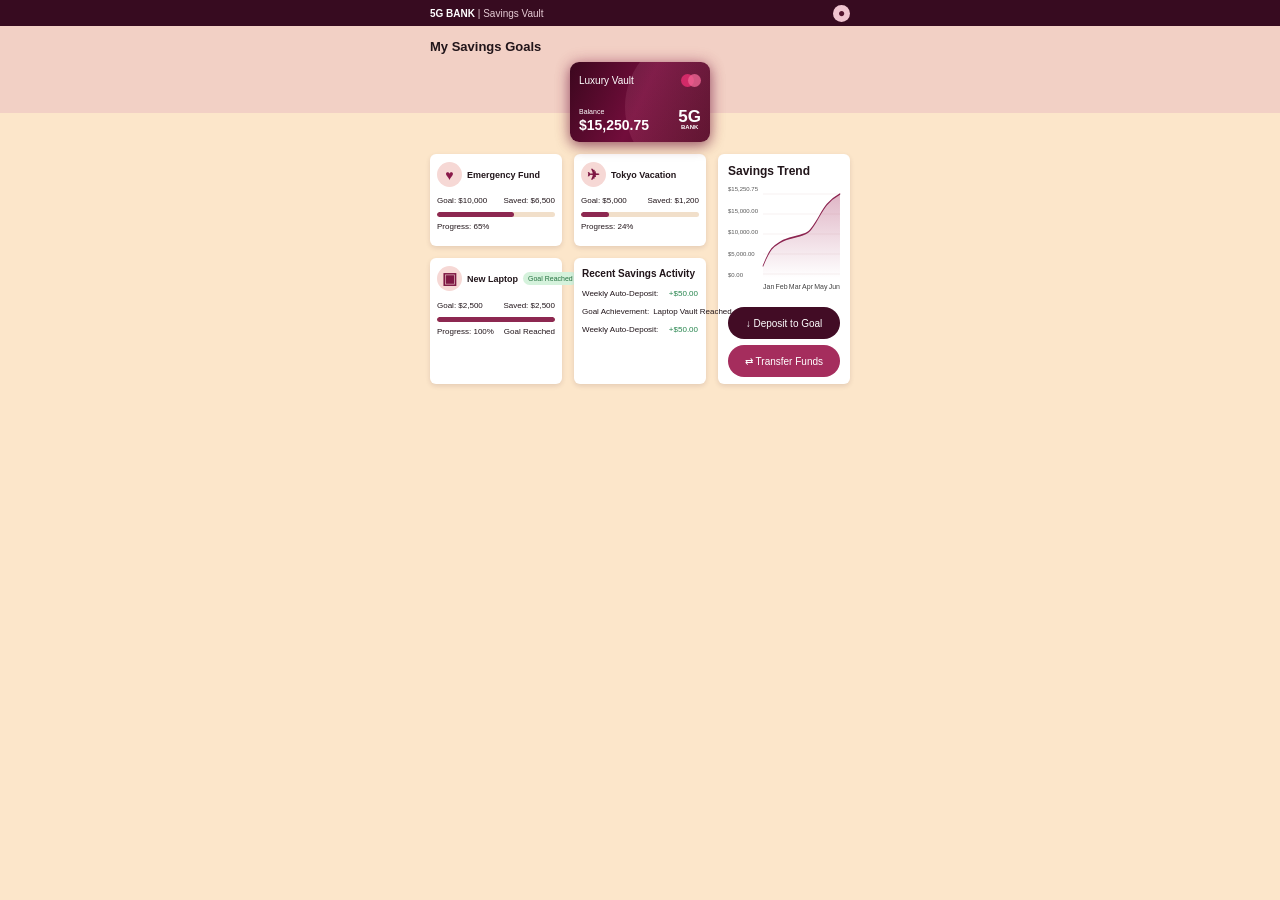
<file: savings.html>
<!DOCTYPE html>
<html lang="en">
<head>
    <meta charset="UTF-8">
    <meta name="viewport" content="width=device-width, initial-scale=1.0">
    <title>5G Bank | Savings Vault</title>
    <link rel="stylesheet" href="savings.css">
</head>
<body>

    <!-- NAVBAR -->
    <header class="navbar">
        <div class="nav-content">
            <div class="brand">
                <strong>5G BANK</strong>
                <span>| Savings Vault</span>
            </div>

            <div class="profile">
                <span>●</span>
            </div>
        </div>
    </header>

    <!-- MAIN BACKGROUND -->
    <main class="savings-page">

        <section class="dashboard">

            <h3 class="page-title">My Savings Goals</h3>

            <!-- LUXURY VAULT CARD -->
            <div class="vault-card">

                <div class="vault-circle"></div>

                <div class="vault-top">
                    <span>Luxury Vault</span>

                    <div class="vault-mastercard">
                        <span></span>
                        <span></span>
                    </div>
                </div>

                <div class="vault-bottom">
                    <div>
                        <small>Balance</small>
                        <h2>$15,250.75</h2>
                    </div>

                    <div class="vault-logo">
                        <h2>5G</h2>
                        <small>BANK</small>
                    </div>
                </div>

            </div>

            <!-- DASHBOARD GRID -->
            <div class="savings-grid">

                <!-- EMERGENCY FUND -->
                <div class="saving-card">

                    <div class="goal-header">
                        <div class="goal-icon shield">♥</div>
                        <h4>Emergency Fund</h4>
                    </div>

                    <div class="goal-amounts">
                        <span>Goal: $10,000</span>
                        <span>Saved: $6,500</span>
                    </div>

                    <div class="progress-bar">
                        <div class="progress emergency"></div>
                    </div>

                    <div class="progress-text">
                        <span>Progress: 65%</span>
                    </div>

                </div>

                <!-- TOKYO VACATION -->
                <div class="saving-card">

                    <div class="goal-header">
                        <div class="goal-icon airplane">✈</div>
                        <h4>Tokyo Vacation</h4>
                    </div>

                    <div class="goal-amounts">
                        <span>Goal: $5,000</span>
                        <span>Saved: $1,200</span>
                    </div>

                    <div class="progress-bar">
                        <div class="progress vacation"></div>
                    </div>

                    <div class="progress-text">
                        <span>Progress: 24%</span>
                    </div>

                </div>

                <!-- SAVINGS TREND -->
                <div class="saving-card trend-card">

                    <h4>Savings Trend</h4>

                    <div class="chart-container">

                        <div class="chart-values">
                            <span>$15,250.75</span>
                            <span>$15,000.00</span>
                            <span>$10,000.00</span>
                            <span>$5,000.00</span>
                            <span>$0.00</span>
                        </div>

                        <div class="chart">
                            <svg viewBox="0 0 240 115"
                                 preserveAspectRatio="none">

                                <defs>
                                    <linearGradient id="chartFill"
                                        x1="0" y1="0" x2="0" y2="1">

                                        <stop offset="0%"
                                            stop-color="#a52e5c"
                                            stop-opacity=".35"/>

                                        <stop offset="100%"
                                            stop-color="#a52e5c"
                                            stop-opacity="0"/>

                                    </linearGradient>
                                </defs>

                                <!-- GRID LINES -->
                                <g class="grid-lines">
                                    <line x1="0" y1="10" x2="240" y2="10"/>
                                    <line x1="0" y1="35" x2="240" y2="35"/>
                                    <line x1="0" y1="60" x2="240" y2="60"/>
                                    <line x1="0" y1="85" x2="240" y2="85"/>
                                    <line x1="0" y1="110" x2="240" y2="110"/>
                                </g>

                                <!-- CHART AREA -->
                                <path class="chart-area"
                                    d="M0 100
                                    C25 75 35 75 55 70
                                    S90 65 115 62
                                    S145 58 165 45
                                    S195 20 240 10
                                    L240 115 L0 115 Z"/>

                                <!-- CHART LINE -->
                                <path class="chart-line"
                                    d="M0 100
                                    C25 75 35 75 55 70
                                    S90 65 115 62
                                    S145 58 165 45
                                    S195 20 240 10"/>

                            </svg>

                            <div class="chart-months">
                                <span>Jan</span>
                                <span>Feb</span>
                                <span>Mar</span>
                                <span>Apr</span>
                                <span>May</span>
                                <span>Jun</span>
                            </div>

                        </div>

                    </div>

                    <div class="trend-buttons">
                        <button class="deposit-btn">
                            ↓ Deposit to Goal
                        </button>

                        <button class="transfer-btn">
                            ⇄ Transfer Funds
                        </button>
                    </div>

                </div>

                <!-- NEW LAPTOP -->
                <div class="saving-card">

                    <div class="goal-header">
                        <div class="goal-icon laptop">▣</div>

                        <h4>New Laptop</h4>

                        <span class="reached">Goal Reached</span>
                    </div>

                    <div class="goal-amounts">
                        <span>Goal: $2,500</span>
                        <span>Saved: $2,500</span>
                    </div>

                    <div class="progress-bar">
                        <div class="progress laptop-progress"></div>
                    </div>

                    <div class="progress-text">
                        <span>Progress: 100%</span>
                        <span>Goal Reached</span>
                    </div>

                </div>

                <!-- RECENT ACTIVITY -->
                <div class="saving-card activity-card">

                    <h4>Recent Savings Activity</h4>

                    <div class="activity-row">
                        <span>Weekly Auto-Deposit:</span>
                        <strong>+$50.00</strong>
                    </div>

                    <div class="activity-row">
                        <span>Goal Achievement:</span>
                        <span>Laptop Vault Reached</span>
                    </div>

                    <div class="activity-row">
                        <span>Weekly Auto-Deposit:</span>
                        <strong>+$50.00</strong>
                    </div>

                </div>

            </div>

        </section>

    </main>

</body>
</html>
</file>
<file: savings.css>
* {
    margin: 0;
    padding: 0;
    box-sizing: border-box;
}

body {
    font-family: Arial, Helvetica, sans-serif;
    background: #fce5c8;
    color: #21151a;
}

/* NAVBAR */

.navbar {
    height: 26px;
    width: 100%;
    background: #370b20;
    color: white;
    display: flex;
    align-items: center;
    box-shadow: 0 2px 5px rgba(0,0,0,0.15);
}

.nav-content {
    width: 420px;
    margin: auto;
    display: flex;
    justify-content: space-between;
    align-items: center;
}

.brand {
    font-size: 10px;
}

.brand span {
    color: #e5cbd4;
}

.profile {
    width: 17px;
    height: 17px;
    border-radius: 50%;
    background: #f0c4d0;
    color: #52132e;
    display: flex;
    justify-content: center;
    align-items: center;
    font-size: 12px;
    overflow: hidden;
}

/* MAIN BACKGROUND */

.savings-page {
    min-height: calc(100vh - 26px);
    background: linear-gradient(
        to bottom,
        #f2d0c5 0px,
        #f2d0c5 87px,
        #fce6ca 87px,
        #fce6ca 100%
    );
    padding: 13px 15px 30px;
}

.dashboard {
    width: 420px;
    max-width: 100%;
    margin: auto;
}

.page-title {
    font-size: 13px;
    font-weight: 700;
    margin-bottom: 8px;
}

/* LUXURY VAULT */

.vault-card {
    width: 140px;
    height: 80px;
    margin: 0 auto 12px;
    padding: 12px 9px;

    position: relative;
    overflow: hidden;
    border-radius: 9px;

    color: white;

    background: linear-gradient(
        115deg,
        #3c071e,
        #720d3b,
        #42091f
    );

    box-shadow:
        0 4px 13px rgba(80, 0, 35, 0.5),
        0 0 15px rgba(180, 39, 94, 0.3);
}

.vault-circle {
    position: absolute;
    width: 150px;
    height: 150px;
    border-radius: 50%;
    right: -65px;
    top: -30px;

    background: linear-gradient(
        135deg,
        rgba(255,255,255,0.08),
        rgba(220,45,105,0.25)
    );
}

.vault-top {
    position: relative;
    display: flex;
    justify-content: space-between;
    align-items: center;
    font-size: 10px;
    z-index: 1;
}

.vault-mastercard {
    display: flex;
    align-items: center;
}

.vault-mastercard span {
    width: 13px;
    height: 13px;
    border-radius: 50%;
    background: #d22a68;
}

.vault-mastercard span + span {
    margin-left: -6px;
    background: #ed6392;
    opacity: .8;
}

.vault-bottom {
    position: absolute;
    bottom: 9px;
    left: 9px;
    right: 9px;

    display: flex;
    align-items: flex-end;
    justify-content: space-between;
    z-index: 1;
}

.vault-bottom small {
    display: block;
    font-size: 7px;
}

.vault-bottom h2 {
    font-size: 14px;
    margin-top: 2px;
}

.vault-logo {
    text-align: center;
    line-height: 11px;
}

.vault-logo h2 {
    font-size: 17px;
}

.vault-logo small {
    font-size: 6px;
    font-weight: bold;
}

/* SAVINGS GRID */

.savings-grid {
    display: grid;
    grid-template-columns: 1fr 1fr 1fr;
    grid-template-rows: 92px 126px;
    gap: 12px;
}

.saving-card {
    background: #fff;
    border-radius: 6px;
    padding: 8px 7px;

    box-shadow: 0 2px 5px rgba(60, 20, 30, 0.12);

    min-width: 0;
}

/* GOAL HEADER */

.goal-header {
    display: flex;
    align-items: center;
    gap: 5px;
    margin-bottom: 9px;
}

.goal-header h4,
.saving-card h4 {
    font-size: 9px;
    font-weight: 600;
    white-space: nowrap;
}

.goal-icon {
    width: 25px;
    height: 25px;
    flex-shrink: 0;
    border-radius: 50%;

    display: flex;
    align-items: center;
    justify-content: center;

    background: #f6d8d5;
    color: #7e1743;
    font-size: 14px;
    font-weight: bold;
}

.shield {
    color: #8a194a;
}

.airplane {
    font-size: 15px;
}

.laptop {
    font-size: 16px;
}

/* AMOUNT DETAILS */

.goal-amounts {
    display: flex;
    justify-content: space-between;
    font-size: 8px;
    margin-bottom: 7px;
    white-space: nowrap;
}

/* PROGRESS BAR */

.progress-bar {
    height: 5px;
    width: 100%;
    border-radius: 10px;
    background: #f1dfca;
    overflow: hidden;
    margin-bottom: 5px;
}

.progress {
    height: 100%;
    background: #8d2851;
    border-radius: 10px;
}

.emergency {
    width: 65%;
}

.vacation {
    width: 24%;
}

.laptop-progress {
    width: 100%;
}

.progress-text {
    display: flex;
    justify-content: space-between;
    font-size: 8px;
}

/* NEW LAPTOP */

.reached {
    background: #d5f2dc;
    color: #267442;
    padding: 3px 5px;
    border-radius: 8px;
    font-size: 7px;
    margin-left: auto;
    white-space: nowrap;
}

.saving-card:has(.laptop-progress) .goal-header {
    margin-bottom: 10px;
}

/* SAVINGS TREND */

.trend-card {
    grid-column: 3;
    grid-row: 1 / 3;
    padding: 10px;
}

.trend-card h4 {
    font-size: 12px;
    margin-bottom: 8px;
}

.chart-container {
    height: 115px;
    display: flex;
    gap: 5px;
}

.chart-values {
    display: flex;
    flex-direction: column;
    justify-content: space-between;
    font-size: 6px;
    color: #555;
    white-space: nowrap;
    height: 92px;
}

.chart {
    flex: 1;
    min-width: 0;
    position: relative;
}

.chart svg {
    width: 100%;
    height: 92px;
    overflow: visible;
}

.grid-lines line {
    stroke: #eadfe0;
    stroke-width: 0.8;
}

.chart-area {
    fill: url(#chartFill);
}

.chart-line {
    fill: none;
    stroke: #8c2450;
    stroke-width: 2;
    stroke-linecap: round;
}

.chart-months {
    display: flex;
    justify-content: space-between;
    font-size: 7px;
    margin-top: 1px;
    color: #444;
}

/* TREND BUTTONS */

.trend-buttons {
    display: flex;
    flex-direction: column;
    gap: 6px;
    margin-top: 6px;
}

.trend-buttons button {
    border: none;
    border-radius: 20px;
    height: 32px;
    color: white;
    font-size: 10px;
    cursor: pointer;
}

.deposit-btn {
    background: #420c25;
}

.transfer-btn {
    background: #a52d5d;
}

/* RECENT ACTIVITY */

.activity-card {
    grid-column: 2;
    grid-row: 2;
    padding: 10px 8px;
}

.activity-card h4 {
    font-size: 10px;
    margin-bottom: 10px;
}

.activity-row {
    display: flex;
    justify-content: space-between;
    align-items: center;
    gap: 4px;
    font-size: 8px;
    margin-bottom: 9px;
    white-space: nowrap;
}

.activity-row strong {
    color: #27854e;
    font-weight: 500;
}

/* RESPONSIVE */

@media (max-width: 500px) {

    .dashboard {
        width: 100%;
    }

    .nav-content {
        width: 90%;
    }

    .savings-grid {
        grid-template-columns: 1fr 1fr;
        grid-template-rows: auto;
    }

    .saving-card {
        min-height: 100px;
    }

    .trend-card {
        grid-column: 1 / 3;
        grid-row: auto;
    }

    .activity-card {
        grid-column: 1 / 3;
        grid-row: auto;
    }

    .trend-card .chart-container {
        height: 140px;
    }

    .trend-card .chart svg {
        height: 115px;
    }

    .trend-card .chart-values {
        height: 115px;
    }

}
</file>
